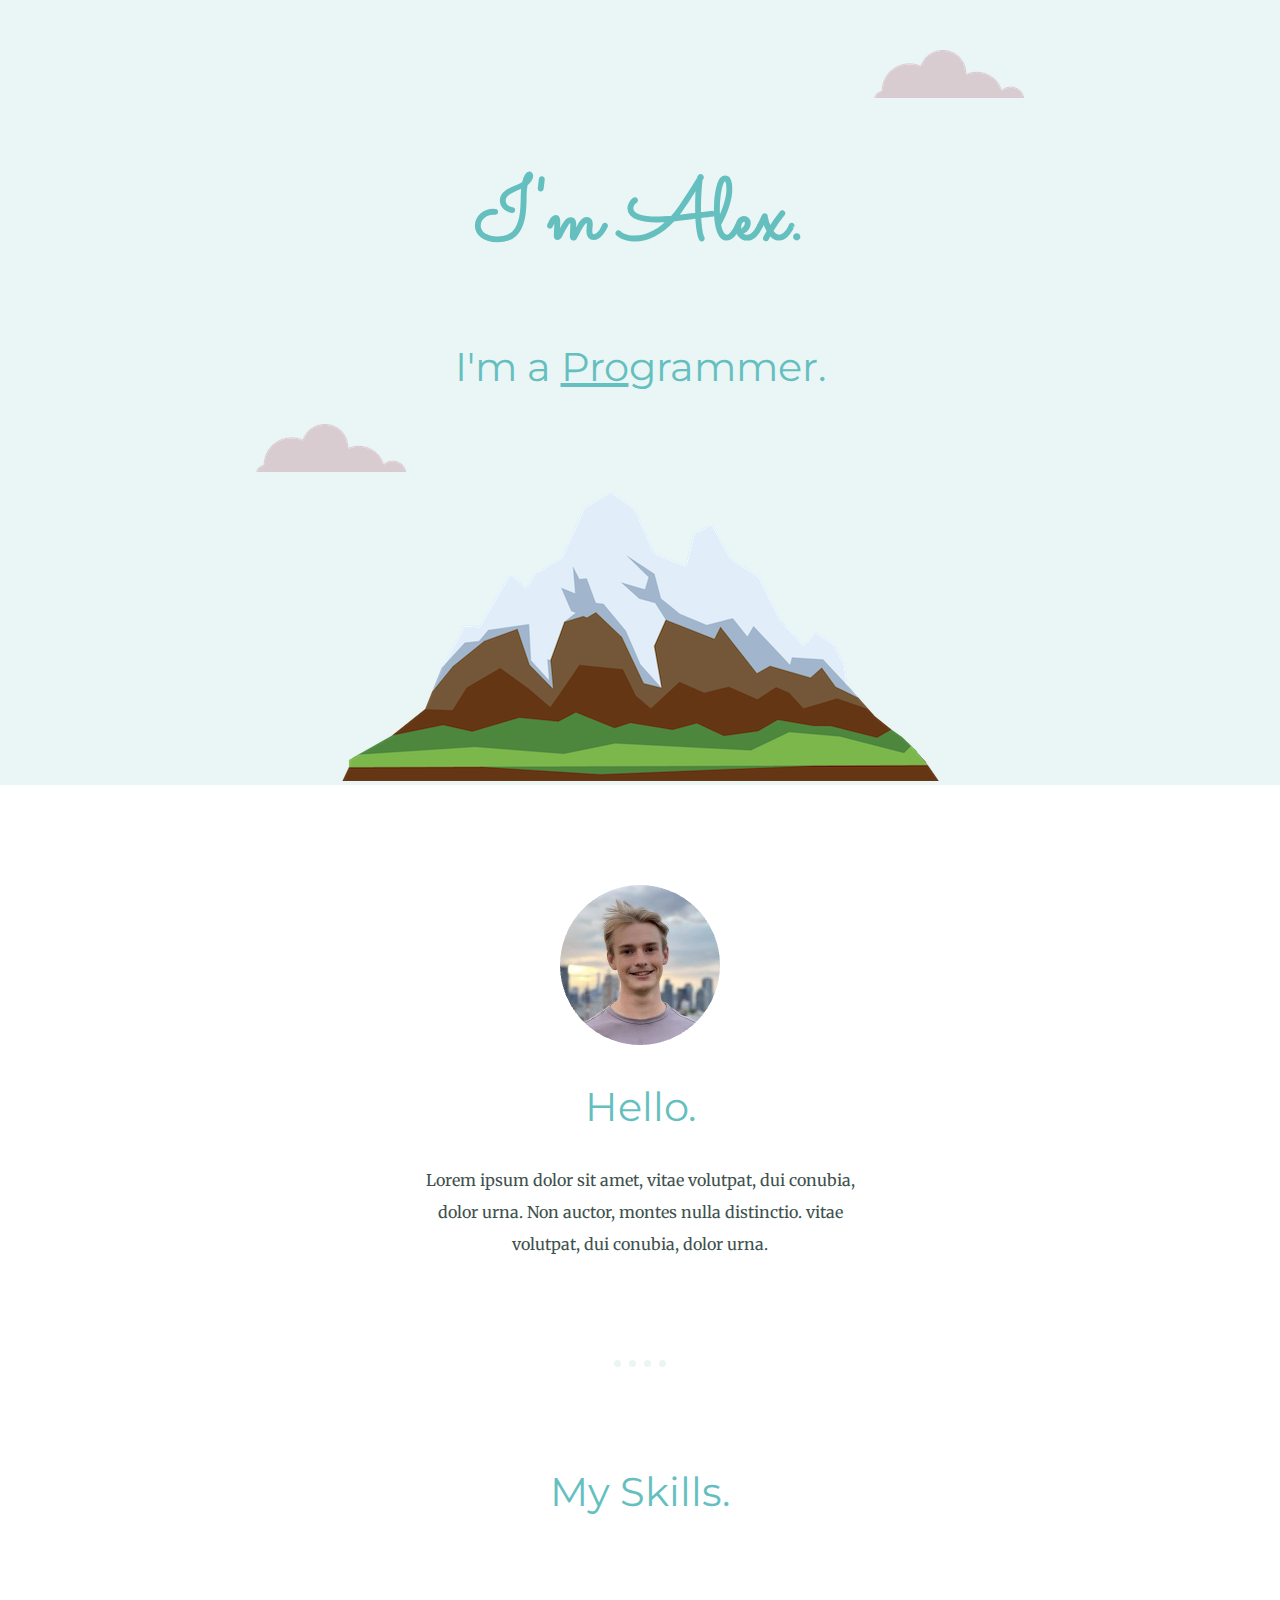
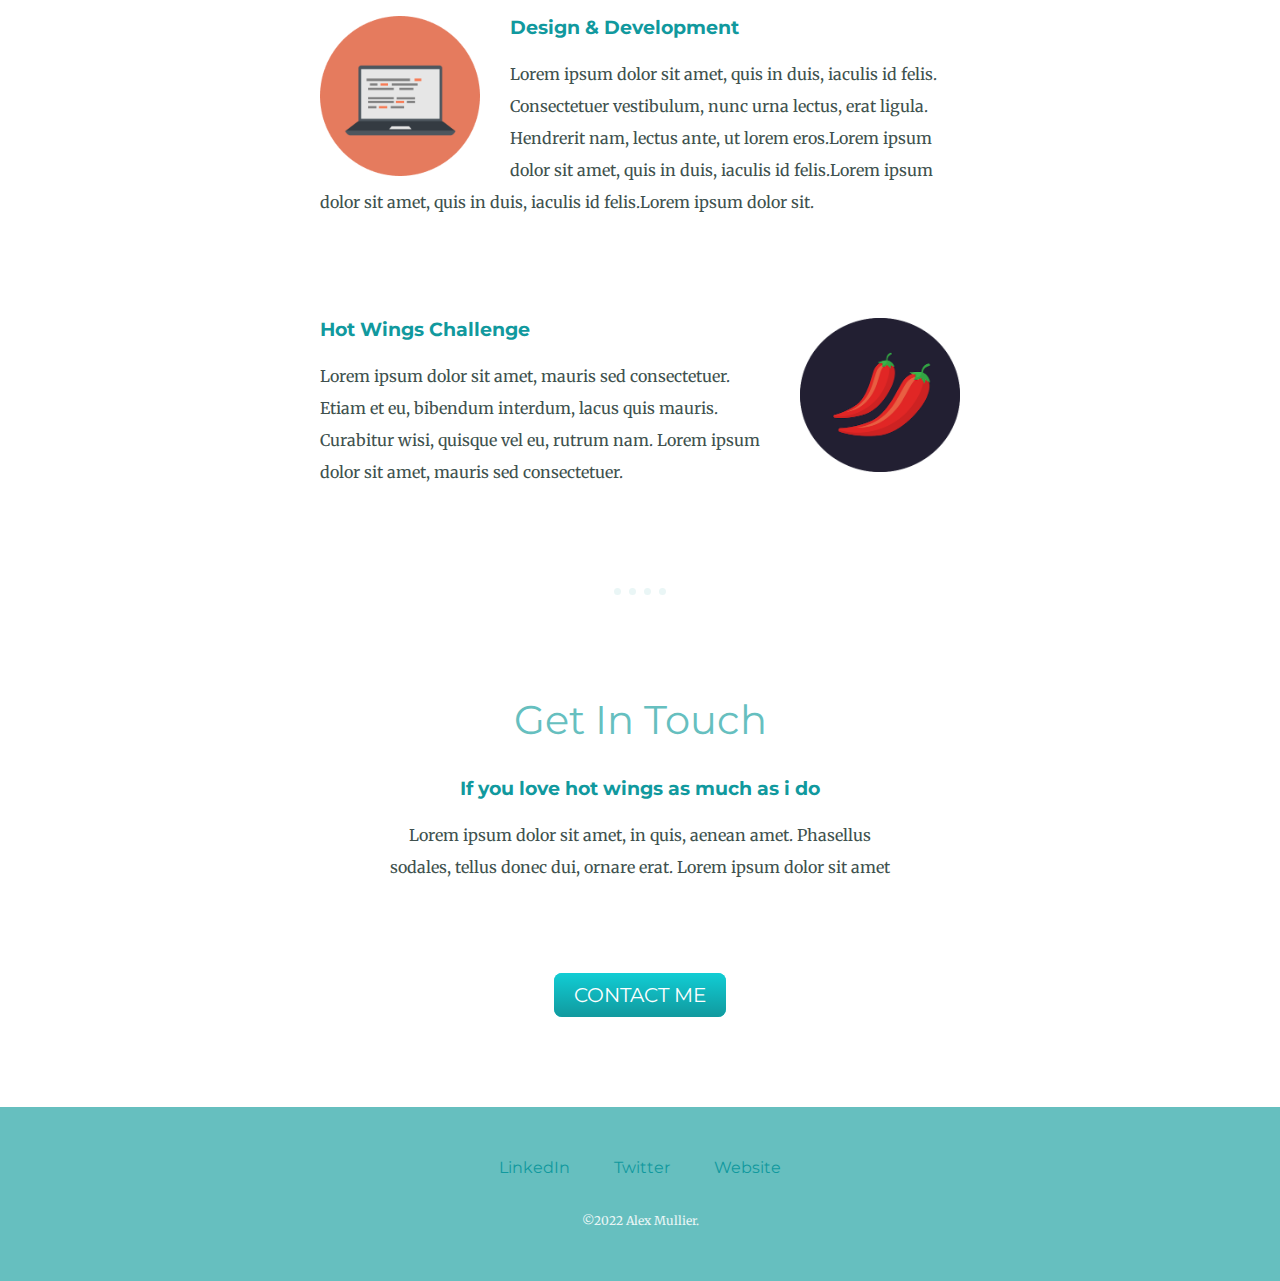
<file: index.html>
<!DOCTYPE html>
<html>

<head>
  <meta charset="utf-8">
  <title>Alex Miller</title>
  <link rel="stylesheet" href="css/styles.css">
  <link rel="icon" href="favicon.ico">
  <link rel="preconnect" href="https://fonts.googleapis.com">
  <link rel="preconnect" href="https://fonts.gstatic.com" crossorigin>
  <link href="https://fonts.googleapis.com/css2?family=Merriweather&family=Montserrat&family=Sacramento&display=swap" rel="stylesheet">
</head>

<body>
  <div class="top-container">
    <img class="top-cloud" src="Images/cloud.png" alt="cloud-img">
    <h1>I'm Alex.</h1>
    <h2 class="programmertxt">I'm a <span class="pro">Pro</span>grammer.</h2>
    <img class="bottom-cloud" src="Images/cloud.png" alt="cloud-img">
    <img src="Images/mountain.png" alt="mountain-img">
  </div>
  <div class="middle-container">
    <div class="profile">
      <img src="Images/alex-modified.png" alt="alex-logo">
      <h2>Hello.</h2>
      <p class="profile-description">Lorem ipsum dolor sit amet, vitae volutpat, dui conubia, dolor urna. Non auctor, montes nulla distinctio. vitae volutpat, dui conubia, dolor urna.</p>
    </div>
    <hr>
    <div class="skills">
      <h2>My Skills.</h2>
      <div class="skill-row">
        <img class="computer" src="Images/computer.png" alt="computer-logo">
        <h3>Design & Development</h3>
        <p>Lorem ipsum dolor sit amet, quis in duis, iaculis id felis. Consectetuer vestibulum, nunc urna lectus, erat ligula. Hendrerit nam, lectus ante, ut lorem eros.Lorem ipsum dolor sit amet, quis in duis, iaculis id felis.Lorem ipsum dolor sit
          amet, quis in duis, iaculis id felis.Lorem ipsum dolor sit.</p>
      </div>
      <div class="skill-row">
        <img class="chillies" src="Images/chillies.png" alt="chillies-img">
        <!--<img class="flames" src="https://media1.giphy.com/media/26BRt5hkD6hLzTl3q/giphy.gif?cid=790b7611e3cca8d7b13bfc9f4854c7d11d876636a2144556&rid=giphy.gif&ct=s" alt="flames-gif">
        <img class="flames2" src="https://media1.giphy.com/media/26BRt5hkD6hLzTl3q/giphy.gif?cid=790b7611e3cca8d7b13bfc9f4854c7d11d876636a2144556&rid=giphy.gif&ct=s" alt="flames-gif"> -->
        <h3>Hot Wings Challenge</h3>
        <p>Lorem ipsum dolor sit amet, mauris sed consectetuer. Etiam et eu, bibendum interdum, lacus quis mauris. Curabitur wisi, quisque vel eu, rutrum nam. Lorem ipsum dolor sit amet, mauris sed consectetuer.</p>
      </div>
    </div>
    <hr>
    <div class="contact-me">
      <h2>Get In Touch</h2>
      <h3>If you love hot wings as much as i do</h3>
      <p class="contact-description">Lorem ipsum dolor sit amet, in quis, aenean amet. Phasellus sodales, tellus donec dui, ornare erat. Lorem ipsum dolor sit amet</p>
      <a class="btn" href="mailto:name@email.com">CONTACT ME</a>
    </div>
  </div>


  <div class="bottom-container">
    <a class="footer-link" href="https://www.linkedin.com/">LinkedIn</a>
    <a class="footer-link" href="https://twitter.com/">Twitter</a>
    <a class="footer-link" href="https://www.appbrewery.co/">Website</a>
    <p class="copyright-text">©2022 Alex Mullier.</p>
  </div>

</body>

</html>
</file>
<file: css/styles.css>
/************************************** TAG SELECTOR ****************************************/
body {
  color: #40514E;
  margin: 0;
  text-align: center;
  font-family: 'Merriweather', serif;
}

h1 {
  font-size: 5.4rem;
  margin-top: 50px auto 0px auto;
  font-family: 'Sacramento', cursive;
  color: #66BFBF;
}

h2 {
  font-family: 'Montserrat', sans-serif;
  font-size: 2.5rem;
  color: #66BFBF;
  font-weight: normal;
}

h3 {
  font-family: 'Montserrat', sans-serif;
  color: #11999E;
}

a {
  font-family: 'Montserrat', sans-serif;
  color: #11999E;
  text-decoration: none;
}

a:hover{
  color: #EAF6F6;
}

hr {
  height: 0;
  width: 4%;
  border-style: dotted none none none;
  border-width: 7px;
  border-color: #EAF6F6;
  margin: 100px auto;
}

p {
  line-height: 2;
}


/************************************** CLASS SELECTOR ****************************************/
.pro {
  text-decoration: underline;
}

.top-container {
  background-color: #EAF6F6;
  position: relative;
  padding-top: 100px;
}

.middle-container {
  margin-top: 100px;
}

.bottom-container {
  margin: 100px auto 0 auto;
  background-color: #66BFBF;
  padding-top: 50px;
  padding-bottom: 16px;
}

.top-cloud {
  position: absolute;
  top: 50px;
  right: 20%;
}

.bottom-cloud {
  position: absolute;
  left: 20%;
}

.skill-row {
  width: 50%;
  margin: 100px auto;
  text-align: left;
}

.computer {
  max-width: 25%;
  float: left;
  margin-right: 30px;
}

.chillies {
  max-width: 25%;
  float: right;
  margin-left: 30px;
}

.profile-description {
  width: 35%;
  margin: 0 auto;
}

.contact-description {
  line-height: 2;
  width: 40%;
  margin: 0 auto 100px auto;
}
.copyright-text {
  padding-top: 20px;
  padding-bottom: 50px;
  color: #EAF6F6;
  font-size: 0.75rem;
  padding: 20px 0;
}

.footer-link {
  margin: 0 20px 0 20px;
}

.btn {
  background: #11cdd4;
  background-image: -webkit-linear-gradient(top, #11cdd4, #11999e);
  background-image: -moz-linear-gradient(top, #11cdd4, #11999e);
  background-image: -ms-linear-gradient(top, #11cdd4, #11999e);
  background-image: -o-linear-gradient(top, #11cdd4, #11999e);
  background-image: linear-gradient(to bottom, #11cdd4, #11999e);
  -webkit-border-radius: 8;
  -moz-border-radius: 8;
  border-radius: 8px;
  font-family: 'Montserrat', sans-serif;
  color: #ffffff;
  font-size: 20px;
  padding: 10px 20px 10px 20px;
  text-decoration: none;
}

.btn:hover {
  background: #30e3cb;
  background-image: -webkit-linear-gradient(top, #30e3cb, #2bc4ad);
  background-image: -moz-linear-gradient(top, #30e3cb, #2bc4ad);
  background-image: -ms-linear-gradient(top, #30e3cb, #2bc4ad);
  background-image: -o-linear-gradient(top, #30e3cb, #2bc4ad);
  background-image: linear-gradient(to bottom, #30e3cb, #2bc4ad);
  text-decoration: none;
}


/************************************** ID SELECTOR ****************************************/
</file>
